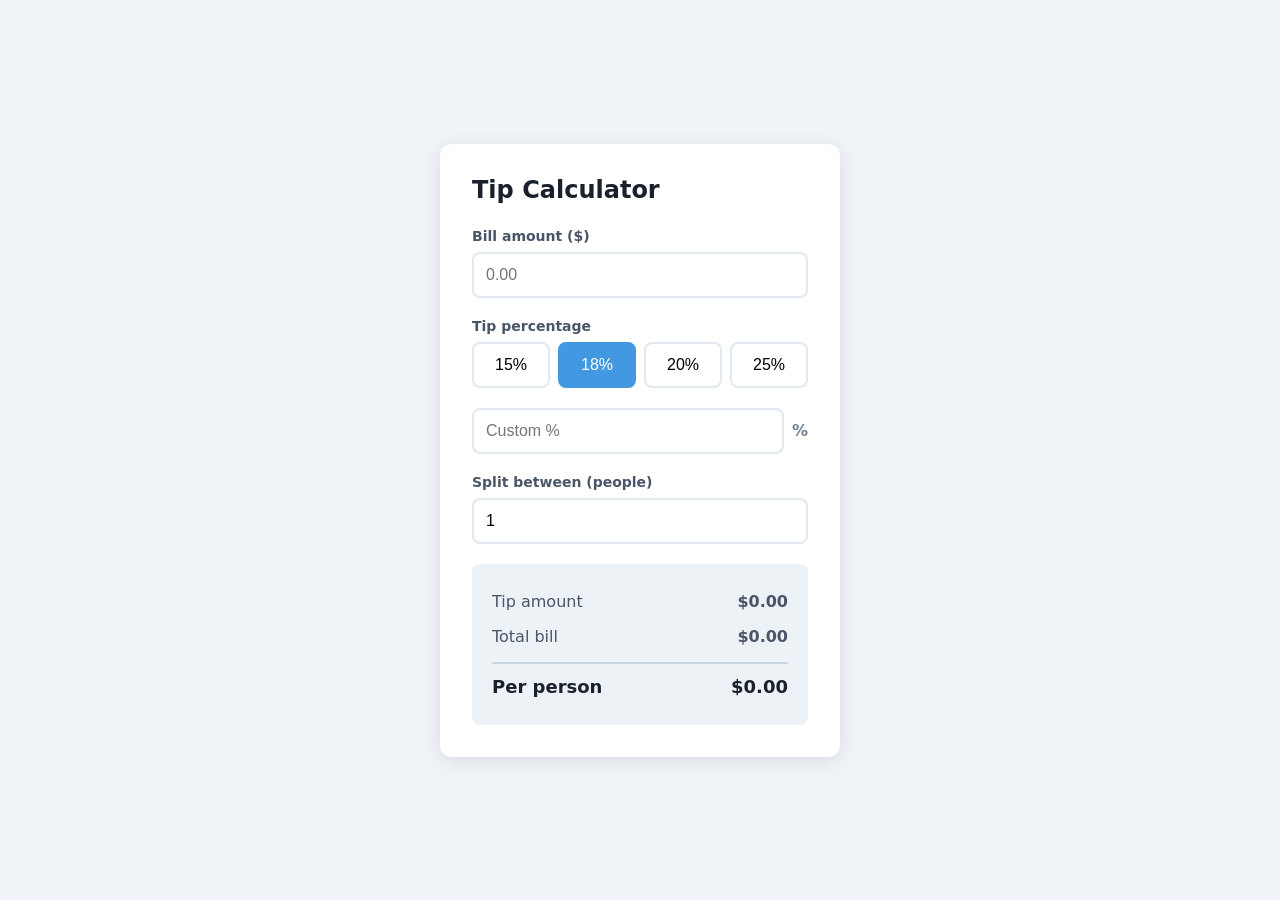
<file: OneDrive/Desktop/New folder (5)/tip-calculator.html>
<!DOCTYPE html>
<html lang="en">
<head>
  <meta charset="UTF-8">
  <meta name="viewport" content="width=device-width, initial-scale=1.0">
  <title>Tip Calculator</title>
  <style>
    * {
      box-sizing: border-box;
      margin: 0;
      padding: 0;
    }

    body {
      font-family: system-ui, -apple-system, sans-serif;
      background: #f0f4f8;
      min-height: 100vh;
      display: flex;
      align-items: center;
      justify-content: center;
      padding: 1rem;
    }

    .calculator {
      background: white;
      border-radius: 12px;
      box-shadow: 0 4px 20px rgba(0, 0, 0, 0.1);
      padding: 2rem;
      width: 100%;
      max-width: 400px;
    }

    h1 {
      font-size: 1.5rem;
      margin-bottom: 1.5rem;
      color: #1a202c;
    }

    label {
      display: block;
      font-size: 0.875rem;
      font-weight: 600;
      color: #4a5568;
      margin-bottom: 0.5rem;
    }

    input[type="number"] {
      width: 100%;
      padding: 0.75rem;
      border: 2px solid #e2e8f0;
      border-radius: 8px;
      font-size: 1rem;
      margin-bottom: 1.25rem;
    }

    input[type="number"]:focus {
      outline: none;
      border-color: #4299e1;
    }

    .tip-buttons {
      display: flex;
      gap: 0.5rem;
      margin-bottom: 1.25rem;
    }

    .tip-btn {
      flex: 1;
      padding: 0.75rem;
      border: 2px solid #e2e8f0;
      border-radius: 8px;
      background: white;
      font-size: 1rem;
      cursor: pointer;
      transition: all 0.15s;
    }

    .tip-btn:hover {
      border-color: #4299e1;
    }

    .tip-btn.active {
      background: #4299e1;
      border-color: #4299e1;
      color: white;
    }

    .custom-tip {
      display: flex;
      align-items: center;
      gap: 0.5rem;
      margin-bottom: 1.25rem;
    }

    .custom-tip input {
      margin-bottom: 0;
      flex: 1;
    }

    .custom-tip span {
      color: #718096;
      font-weight: 600;
    }

    .results {
      background: #edf2f7;
      border-radius: 8px;
      padding: 1.25rem;
    }

    .result-row {
      display: flex;
      justify-content: space-between;
      padding: 0.5rem 0;
      color: #4a5568;
    }

    .result-row.total {
      border-top: 2px solid #cbd5e0;
      margin-top: 0.5rem;
      padding-top: 0.75rem;
      font-weight: 700;
      font-size: 1.125rem;
      color: #1a202c;
    }

    .result-row .value {
      font-weight: 600;
    }
  </style>
</head>
<body>
  <div class="calculator">
    <h1>Tip Calculator</h1>

    <label for="bill">Bill amount ($)</label>
    <input type="number" id="bill" placeholder="0.00" min="0" step="0.01">

    <label>Tip percentage</label>
    <div class="tip-buttons">
      <button type="button" class="tip-btn" data-tip="15">15%</button>
      <button type="button" class="tip-btn active" data-tip="18">18%</button>
      <button type="button" class="tip-btn" data-tip="20">20%</button>
      <button type="button" class="tip-btn" data-tip="25">25%</button>
    </div>

    <div class="custom-tip">
      <input type="number" id="custom-tip" placeholder="Custom %" min="0" max="100" step="0.1">
      <span>%</span>
    </div>

    <label for="people">Split between (people)</label>
    <input type="number" id="people" value="1" min="1" step="1">

    <div class="results">
      <div class="result-row">
        <span>Tip amount</span>
        <span class="value" id="tip-amount">$0.00</span>
      </div>
      <div class="result-row">
        <span>Total bill</span>
        <span class="value" id="total">$0.00</span>
      </div>
      <div class="result-row total">
        <span>Per person</span>
        <span class="value" id="per-person">$0.00</span>
      </div>
    </div>
  </div>

  <script>
    const billInput = document.getElementById('bill');
    const customTipInput = document.getElementById('custom-tip');
    const peopleInput = document.getElementById('people');
    const tipButtons = document.querySelectorAll('.tip-btn');
    const tipAmountEl = document.getElementById('tip-amount');
    const totalEl = document.getElementById('total');
    const perPersonEl = document.getElementById('per-person');

    let selectedTip = 18;

    function formatMoney(amount) {
      if (!Number.isFinite(amount)) return '$0.00';
      return '$' + amount.toFixed(2);
    }

    function getTipPercent() {
      const customValue = customTipInput.value.trim();
      if (customValue !== '') {
        const parsed = parseFloat(customValue);
        return Number.isFinite(parsed) ? parsed : 0;
      }

      const activeBtn = document.querySelector('.tip-btn.active');
      if (activeBtn) {
        return parseFloat(activeBtn.dataset.tip);
      }

      return selectedTip;
    }

    function setActiveTipButton(tip) {
      tipButtons.forEach(btn => {
        btn.classList.toggle('active', parseFloat(btn.dataset.tip) === tip);
      });
    }

    function calculate() {
      const bill = parseFloat(billInput.value) || 0;
      const people = Math.max(1, parseInt(peopleInput.value) || 1);
      const tipPercent = getTipPercent();

      const tip = bill * (tipPercent / 100);
      const total = bill + tip;
      const perPerson = total / people;

      tipAmountEl.textContent = formatMoney(tip);
      totalEl.textContent = formatMoney(total);
      perPersonEl.textContent = formatMoney(perPerson);
    }

    tipButtons.forEach(btn => {
      btn.addEventListener('click', () => {
        selectedTip = parseFloat(btn.dataset.tip);
        customTipInput.value = '';
        setActiveTipButton(selectedTip);
        calculate();
      });
    });

    function onCustomTipChange() {
      if (customTipInput.value.trim() === '') {
        setActiveTipButton(selectedTip);
      } else {
        tipButtons.forEach(b => b.classList.remove('active'));
      }
      calculate();
    }

    customTipInput.addEventListener('input', onCustomTipChange);
    customTipInput.addEventListener('change', onCustomTipChange);

    billInput.addEventListener('input', calculate);
    peopleInput.addEventListener('input', calculate);

    calculate();
  </script>
</body>
</html>
</file>
